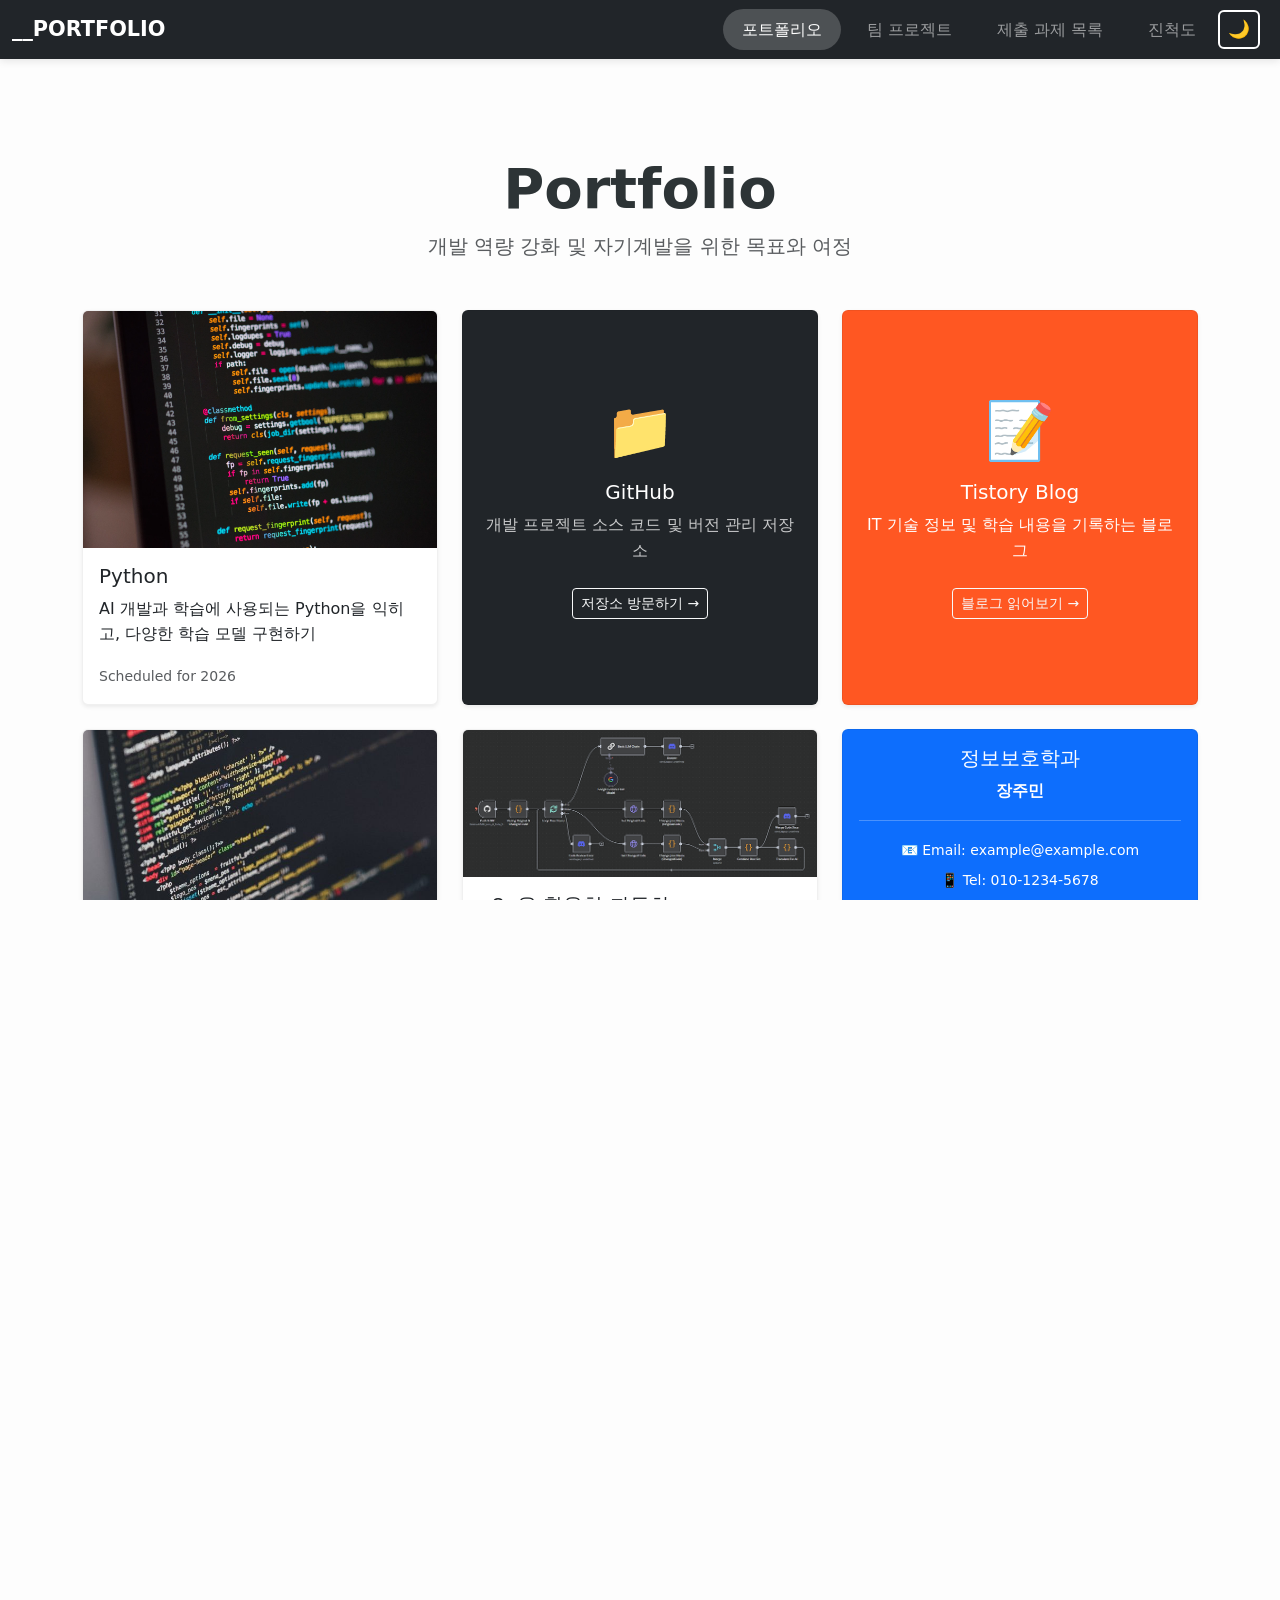
<file: index.html>
<!DOCTYPE html>
<html lang="ko">
<head>
    <meta charset="UTF-8">
    <meta name="viewport" content="width=device-width, initial-scale=1.0">
    <title>💻Portfolio💻</title>
    
    <link href="https://cdn.jsdelivr.net/npm/bootstrap@5.3.3/dist/css/bootstrap.min.css" rel="stylesheet">
    <link rel="stylesheet" href="main.css">
</head>
<body>

<!-- 네비게이션 바 -->
<nav class="navbar navbar-expand-lg navbar-dark bg-dark sticky-top" id="navbar">
  <div class="container-fluid">
    <a class="navbar-brand" href="index.html">__PORTFOLIO</a>
    
    <div class="d-flex align-items-center order-lg-last">
      <!-- 다크모드 토글 버튼 (모바일에서도 보이도록 위치 조정) -->
      <button class="btn btn-outline-light me-2" id="themeToggle" title="테마 전환">
        <span class="theme-icon">🌙</span>
      </button>
      
      <button class="navbar-toggler" type="button" data-bs-toggle="collapse" data-bs-target="#navbarSupportedContent" aria-controls="navbarSupportedContent" aria-expanded="false" aria-label="Toggle navigation">
        <span class="navbar-toggler-icon"></span>
      </button>
    </div>

    <div class="collapse navbar-collapse" id="navbarSupportedContent">
      <ul class="navbar-nav ms-auto mb-2 mb-lg-0">
        <li class="nav-item">
          <a class="nav-link active" href="index.html">포트폴리오</a>
        </li>

        <li class="nav-item">
          <a class="nav-link" href="Team.html">팀 프로젝트</a>
        </li>
        <li class="nav-item">
          <a class="nav-link" href="HomeWork.html">제출 과제 목록</a>
        </li>
        <li class="nav-item">
          <a class="nav-link" href="Lab.html">진척도</a>
        </li>
      </ul>
    </div>
  </div>
</nav>

<!-- 메인 콘텐츠 -->
<main class="container-fluid py-5">
  <div class="text-center my-5" style="margin-top: 25vh;">
    <h1 class="display-4 fw-bold fade-in">Portfolio</h1>
    <p class="lead text-muted fade-in">개발 역량 강화 및 자기계발을 위한 목표와 여정</p>
  </div>
  
  <div class="container">
    <div class="row g-4">
      <!-- 파이썬 카드 -->
      <div class="col-md-6 col-lg-4 fade-in-up">
        <div class="card h-100 shadow-sm hover-card">
          <img src="img/image_EXjswNR.png" class="card-img-top" alt="Python">
          <div class="card-body">
            <h5 class="card-title">Python</h5>
            <p class="card-text">AI 개발과 학습에 사용되는 Python을 익히고, 다양한 학습 모델 구현하기</p>
            <p class="card-text"><small class="text-muted">Scheduled for 2026</small></p>
          </div>
        </div>
      </div>

      <!-- GitHub 카드 -->
      <div class="col-md-6 col-lg-4 fade-in-up">
        <a href="https://github.com/wpdl42" target="_blank" class="text-decoration-none text-dark">
          <div class="card h-100 shadow-sm hover-card bg-dark text-white">
            <div class="card-body d-flex flex-column justify-content-center align-items-center text-center">
              <h2 class="display-4 mb-3">📁</h2>
              <h5 class="card-title">GitHub</h5>
              <p class="card-text opacity-75">개발 프로젝트 소스 코드 및 버전 관리 저장소</p>
              <span class="btn btn-outline-light btn-sm mt-2">저장소 방문하기 →</span>
            </div>
          </div>
        </a>
      </div>

      <!-- Blog 카드 -->
      <div class="col-md-6 col-lg-4 fade-in-up">
        <a href="https://it-bookmark.tistory.com/" target="_blank" class="text-decoration-none text-dark">
          <div class="card h-100 shadow-sm hover-card" style="background-color: #ff5722; color: white;">
            <div class="card-body d-flex flex-column justify-content-center align-items-center text-center">
              <h2 class="display-4 mb-3">📝</h2>
              <h5 class="card-title">Tistory Blog</h5>
              <p class="card-text opacity-90">IT 기술 정보 및 학습 내용을 기록하는 블로그</p>
              <span class="btn btn-outline-light btn-sm mt-2">블로그 읽어보기 →</span>
            </div>
          </div>
        </a>
      </div>

      <!-- 웹 프로그래밍 카드 -->
      <div class="col-md-6 col-lg-4 fade-in-up">
        <div class="card h-100 shadow-sm hover-card">
          <img src="img/웹프.jpeg" class="card-img-top" alt="웹 프로그래밍">
          <div class="card-body">
            <h5 class="card-title">Web Programming</h5>
            <p class="card-text">Web Programming 능력 향상을 위한 개인 포트폴리오 사이트 제작</p>
            <p class="card-text"><small class="text-muted">Learning...</small></p>
          </div>
        </div>
      </div>

      <!-- n8n 카드 -->
      <div class="col-md-6 col-lg-4 fade-in-up">
        <div class="card h-100 shadow-sm hover-card">
          <img src="img/n8n.png" class="card-img-top" alt="n8n">
          <div class="card-body">
            <h5 class="card-title">n8n을 활용한 자동화</h5>
            <p class="card-text">다양한 앱과 서비스를 하나로 연결해 반복적인 업무를 자동으로 처리해 주는 노드 기반 워크플로우 자동화 구현하기</p>
            <p class="card-text"><small class="text-muted">Scheduled for 2027</small></p>
          </div>
        </div>
      </div>

      <!-- 개인정보 카드 -->
      <div class="col-md-6 col-lg-4 fade-in-up">
        <div class="card h-100 shadow-sm bg-primary text-white hover-card">
          <div class="card-body text-center">
            <h5 class="card-title">정보보호학과</h5>
            <p class="card-text fw-bold">장주민</p>
            <hr class="bg-white">
            <p class="card-text mb-1">
              <small>📧 Email: example@example.com</small>
            </p>
            <p class="card-text">
              <small>📱 Tel: 010-1234-5678</small>
            </p>
          </div>
        </div>
      </div>

      <!-- 발자취 카드 -->
      <div class="col-md-6 col-lg-4 fade-in-up">
        <div class="card h-100 shadow-sm hover-card">
          <div class="card-body">
            <h5 class="card-title">연혁</h5>
            <ul class="list-unstyled">
              <li>📅 2023 - 중부대학교 입학</li>
              <li>📅 2024 - 휴학</li>
              <li>📅 2026 - 복학</li>
              <li>📅 2026 - 스펙업 진행중...</li>
            </ul>
            <p class="card-text mt-3"><small class="text-muted">개인 활동</small></p>
            <ul class="list-unstyled">
              <li>🏢 2019 - GTQ 1급</li>
              <li>🏢 2024 - 컴활 2급</li>
              <li>🚧 2026 - 리눅스 마스터 2급 예정</li>
            </ul>
          </div>
        </div>
      </div>

      <!-- 보안 카드 -->
      <div class="col-md-6 col-lg-4 fade-in-up">
        <div class="card h-100 shadow-sm hover-card">
          <img src="img/보안.jpg" class="card-img-top" alt="보안">
          <div class="card-body text-center">
            <h5 class="card-title">학습완료 기술 목록</h5>
            <p class="card-text">만들기</p>
            <p class="card-text"><small class="text-muted">Scheduled for 2030</small></p>
          </div>
        </div>
      </div>

      <!-- 리눅스 카드 -->
      <div class="col-md-6 col-lg-4 fade-in-up">
        <div class="card h-100 shadow-sm hover-card">
          <img src="img/리눅스.jpg" class="card-img-top" alt="리눅스">
          <div class="card-body">
            <h5 class="card-title">Linux</h5>
            <p class="card-text">Linux 명령어와 서버 구동 및 보호를 위한 지식 탐색</p>
            <p class="card-text"><small class="text-muted">Learning...</small></p>
          </div>
        </div>
      </div>
    </div>
  </div>
</main>

<!-- 상단 이동 버튼. 근데 작동 안함.. 왜일까? -->
<button id="scrollTopBtn" class="scroll-top-btn" title="상단으로 이동">
  ⬆️
</button>

<!-- 푸터 -->
<footer class="bg-dark text-light text-center py-4 mt-5">
  <div class="container">
    <p>&copy; 2026 포트폴리오 웹. All rights reserved.</p>
  </div>
</footer>

<script src="https://cdn.jsdelivr.net/npm/bootstrap@5.3.3/dist/js/bootstrap.bundle.min.js"></script>
<script src="theme.js"></script>
<script src="scroll-animation.js"></script>

</body>
</html>
</file>
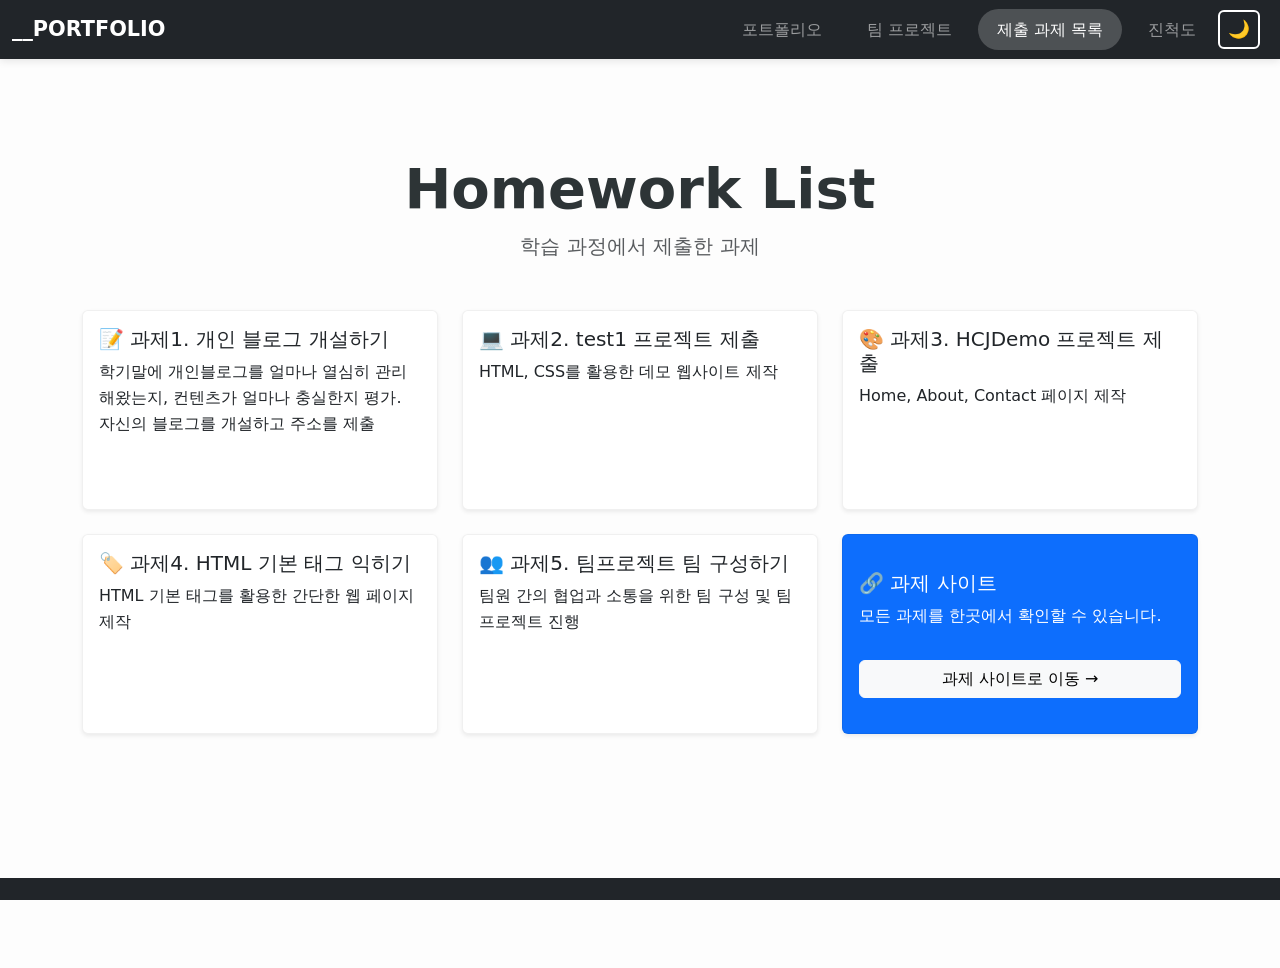
<file: HomeWork.html>
<!DOCTYPE html>
<html lang="ko">
<head>
    <meta charset="UTF-8">
    <meta name="viewport" content="width=device-width, initial-scale=1.0">
    <title>💻Portfolio💻</title>
    
    <link href="https://cdn.jsdelivr.net/npm/bootstrap@5.3.3/dist/css/bootstrap.min.css" rel="stylesheet">
    <link rel="stylesheet" href="main.css">
</head>
<body>

<!-- 네비게이션 바 -->
<nav class="navbar navbar-expand-lg navbar-dark bg-dark sticky-top" id="navbar">
  <div class="container-fluid">
    <a class="navbar-brand" href="index.html">__PORTFOLIO</a>
    
    <div class="d-flex align-items-center order-lg-last">
      <!-- 다크모드 토글 버튼 (모바일에서도 보이도록 위치 조정) -->
      <button class="btn btn-outline-light me-2" id="themeToggle" title="테마 전환">
        <span class="theme-icon">🌙</span>
      </button>
      
      <button class="navbar-toggler" type="button" data-bs-toggle="collapse" data-bs-target="#navbarSupportedContent" aria-controls="navbarSupportedContent" aria-expanded="false" aria-label="Toggle navigation">
        <span class="navbar-toggler-icon"></span>
      </button>
    </div>

    <div class="collapse navbar-collapse" id="navbarSupportedContent">
      <ul class="navbar-nav ms-auto mb-2 mb-lg-0">
        <li class="nav-item">
          <a class="nav-link" href="index.html">포트폴리오</a>
        </li>

        <li class="nav-item">
          <a class="nav-link" href="Team.html">팀 프로젝트</a>
        </li>
        <li class="nav-item">
          <a class="nav-link active" href="HomeWork.html">제출 과제 목록</a>
        </li>
        <li class="nav-item">
          <a class="nav-link" href="Lab.html">진척도</a>
        </li>
      </ul>
    </div>
  </div>
</nav>

<!-- 메인 콘텐츠 -->
<main class="container-fluid py-5">
  <div class="text-center my-5" style="margin-top: 25vh;">
    <h1 class="display-4 fw-bold fade-in">Homework List</h1>
    <p class="lead text-muted fade-in">학습 과정에서 제출한 과제</p>
  </div>

  <div class="container">
    <!-- 과제 박스 영역 -->
    <div class="row g-4 assignment-list">
      <!-- 과제 박스 1 -->
      <div class="col-md-6 col-lg-4 fade-in-up">
        <div class="card assignment-box h-100 shadow-sm hover-card">
          <div class="card-body">
            <h5 class="card-title">📝 과제1. 개인 블로그 개설하기</h5>
            <p class="card-text">학기말에 개인블로그를 얼마나 열심히 관리해왔는지, 컨텐츠가 얼마나 충실한지 평가. 자신의 블로그를 개설하고 주소를 제출</p>
          </div>
        </div>
      </div>

      <!-- 과제 박스 2 -->
      <div class="col-md-6 col-lg-4 fade-in-up">
        <div class="card assignment-box h-100 shadow-sm hover-card">
          <div class="card-body">
            <h5 class="card-title">💻 과제2. test1 프로젝트 제출</h5>
            <p class="card-text">HTML, CSS를 활용한 데모 웹사이트 제작</p>
          </div>
        </div>
      </div>

      <!-- 과제 박스 3 -->
      <div class="col-md-6 col-lg-4 fade-in-up">
        <div class="card assignment-box h-100 shadow-sm hover-card">
          <div class="card-body">
            <h5 class="card-title">🎨 과제3. HCJDemo 프로젝트 제출</h5>
            <p class="card-text">Home, About, Contact 페이지 제작</p>
          </div>
        </div>
      </div>

      <!-- 과제 박스 4 -->
      <div class="col-md-6 col-lg-4 fade-in-up">
        <div class="card assignment-box h-100 shadow-sm hover-card">
          <div class="card-body">
            <h5 class="card-title">🏷️ 과제4. HTML 기본 태그 익히기</h5>
            <p class="card-text">HTML 기본 태그를 활용한 간단한 웹 페이지 제작</p>
          </div>
        </div>
      </div>

      <!-- 과제 박스 5 -->
      <div class="col-md-6 col-lg-4 fade-in-up">
        <div class="card assignment-box h-100 shadow-sm hover-card">
          <div class="card-body">
            <h5 class="card-title">👥 과제5. 팀프로젝트 팀 구성하기</h5>
            <p class="card-text">팀원 간의 협업과 소통을 위한 팀 구성 및 팀 프로젝트 진행</p>
          </div>
        </div>
      </div>

      <!-- 과제 사이트 링크 -->
      <div class="col-md-6 col-lg-4 fade-in-up">
        <div class="card assignment-box h-100 shadow-sm bg-primary text-white hover-card">
          <div class="card-body d-flex flex-column justify-content-center">
            <h5 class="card-title">🔗 과제 사이트</h5>
            <p class="card-text">모든 과제를 한곳에서 확인할 수 있습니다.</p>
            <a href="https://hcj1-tau.vercel.app/" target="_blank" class="btn btn-light mt-3">
              과제 사이트로 이동 →
            </a>
          </div>
        </div>
      </div>
    </div>
  </div>
</main>

<!-- 상단 이동 버튼. 작동 안함 -->
<button id="scrollTopBtn" class="scroll-top-btn" title="상단으로 이동">
  ⬆️
</button>

<!-- 푸터 -->
<footer class="bg-dark text-light text-center py-4 mt-5">
  <div class="container">
    <p>&copy; 2026 포트폴리오 웹. All rights reserved.</p>
  </div>
</footer>

<script src="https://cdn.jsdelivr.net/npm/bootstrap@5.3.3/dist/js/bootstrap.bundle.min.js"></script>
<script src="theme.js"></script>
<script src="scroll-animation.js"></script>

</body>
</html>
</file>
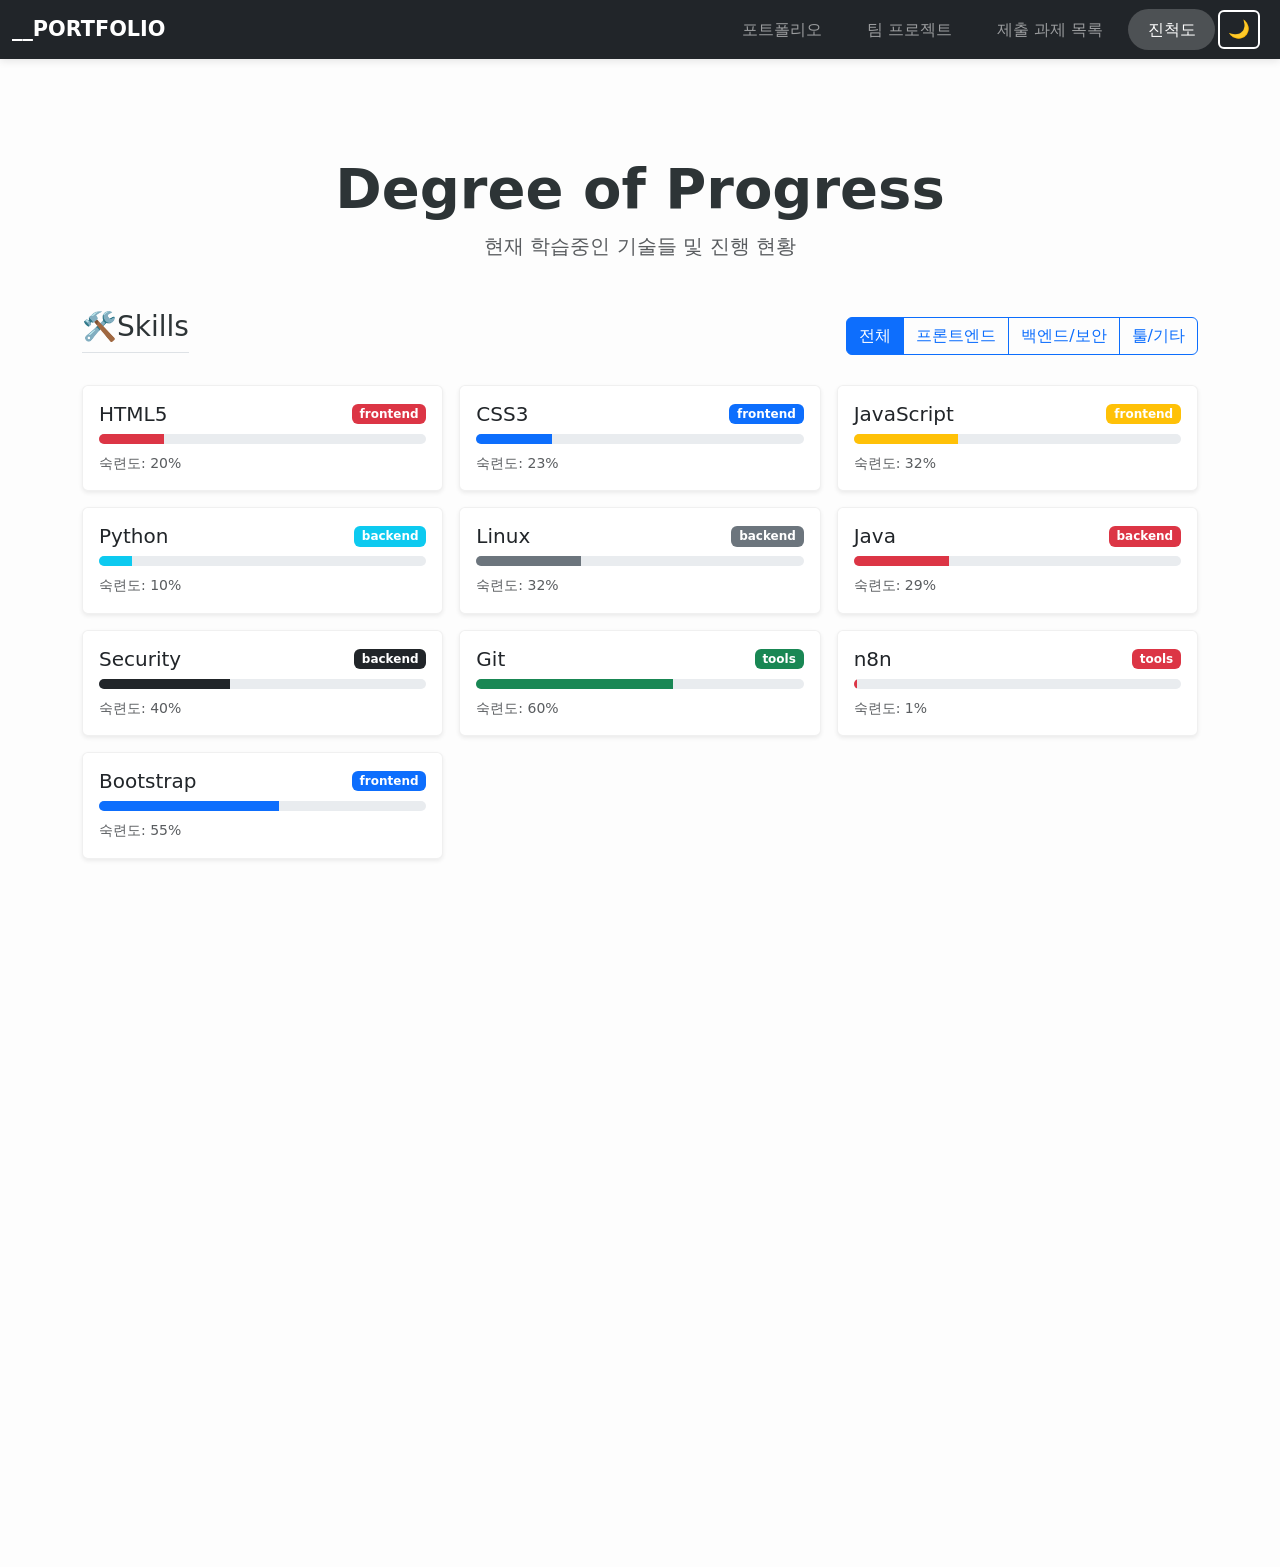
<file: Lab.html>
<!DOCTYPE html>
<html lang="ko">
<head>
    <meta charset="UTF-8">
    <meta name="viewport" content="width=device-width, initial-scale=1.0">
    <title>💻Portfolio💻</title>
    
    <link href="https://cdn.jsdelivr.net/npm/bootstrap@5.3.3/dist/css/bootstrap.min.css" rel="stylesheet">
    <link rel="stylesheet" href="main.css">
    <style>
        .skill-badge {
            transition: all 0.3s ease;
            cursor: pointer;
        }
        .skill-badge:hover {
            transform: scale(1.1);
        }
        .guestbook-item {
            border-left: 5px solid #0d6efd;
            background-color: rgba(13, 110, 253, 0.05);
            transition: all 0.4s cubic-bezier(0.165, 0.84, 0.44, 1);
        }
        .guestbook-item:hover {
            transform: translateX(10px);
            background-color: rgba(13, 110, 253, 0.1);
            box-shadow: 0 4px 12px rgba(0, 0, 0, 0.1);
        }
        body.dark-mode .guestbook-item {
            background-color: rgba(255, 255, 255, 0.05);
            border-left-color: #0d6efd;
        }
        body.dark-mode .guestbook-item:hover {
            background-color: rgba(255, 255, 255, 0.08);
            box-shadow: 0 4px 12px rgba(255, 255, 255, 0.05);
        }
        .form-control:focus {
            box-shadow: 0 0 0 0.25rem rgba(13, 110, 253, 0.25);
        }
        .card {
            transition: all 0.3s ease;
        }
        .filter-btn {
            transition: all 0.3s ease;
        }
        .filter-btn:hover {
            transform: translateY(-3px);
            box-shadow: 0 4px 8px rgba(0, 0, 0, 0.1);
        }
        .filter-btn.active {
            background-color: #0d6efd;
            color: white;
        }
        #guestbookForm button {
            transition: all 0.3s ease;
        }
        #guestbookForm button:hover {
            transform: translateY(-2px);
            box-shadow: 0 4px 8px rgba(0, 0, 0, 0.1);
        }
    </style>
</head>
<body>

<!-- 네비게이션 바 -->
<nav class="navbar navbar-expand-lg navbar-dark bg-dark sticky-top" id="navbar">
  <div class="container-fluid">
    <a class="navbar-brand" href="index.html">__PORTFOLIO</a>
    
    <div class="d-flex align-items-center order-lg-last">
      <button class="btn btn-outline-light me-2" id="themeToggle" title="테마 전환">
        <span class="theme-icon">🌙</span>
      </button>
      
      <button class="navbar-toggler" type="button" data-bs-toggle="collapse" data-bs-target="#navbarSupportedContent" aria-controls="navbarSupportedContent" aria-expanded="false" aria-label="Toggle navigation">
        <span class="navbar-toggler-icon"></span>
      </button>
    </div>

    <div class="collapse navbar-collapse" id="navbarSupportedContent">
      <ul class="navbar-nav ms-auto mb-2 mb-lg-0">
        <li class="nav-item">
          <a class="nav-link" href="index.html">포트폴리오</a>
        </li>

        <li class="nav-item">
          <a class="nav-link" href="Team.html">팀 프로젝트</a>
        </li>
        <li class="nav-item">
          <a class="nav-link" href="HomeWork.html">제출 과제 목록</a>
        </li>
        <li class="nav-item">
          <a class="nav-link active" href="Lab.html">진척도</a>
        </li>
      </ul>
    </div>
  </div>
</nav>

<!-- 메인 콘텐츠 -->
<main class="container py-5">
  <div class="text-center my-5" style="margin-top: 15vh;">
    <h1 class="display-4 fw-bold fade-in">Degree of Progress</h1>
    <p class="lead text-muted fade-in">현재 학습중인 기술들 및 진행 현황</p>
  </div>

  <!-- 섹션 1: 동적 스킬 필터링 (배열, filter, map, DOM 조작) -->
  <section class="mb-5 fade-in-up">
    <div class="d-flex justify-content-between align-items-center mb-4">
      <h2 class="h3 border-bottom pb-2">🛠️Skills</h2>
      <div id="filterButtons" class="btn-group" role="group">
        <button type="button" class="btn btn-outline-primary filter-btn active" data-filter="all">전체</button>
        <button type="button" class="btn btn-outline-primary filter-btn" data-filter="frontend">프론트엔드</button>
        <button type="button" class="btn btn-outline-primary filter-btn" data-filter="backend">백엔드/보안</button>
        <button type="button" class="btn btn-outline-primary filter-btn" data-filter="tools">툴/기타</button>
      </div>
    </div>
    <div id="skillsContainer" class="row g-3">
      <!-- JS로 동적 생성될 영역 -->
    </div>
  </section>

  <hr class="my-5">

  <!-- 섹션 2: 로컬 스토리지 방명록 (객체, 배열, LocalStorage, 이벤트 처리) -->
  <section class="fade-in-up">
    <h2 class="h3 border-bottom pb-2 mb-4">📝 Guestbook</h2>
    <div class="row">
      <!-- 입력 폼 -->
      <div class="col-lg-4 mb-4">
        <div class="card shadow-sm">
          <div class="card-body">
            <h5 class="card-title mb-3">메시지 남기기</h5>
            <form id="guestbookForm">
              <div class="mb-3">
                <label for="nickname" class="form-label">닉네임</label>
                <input type="text" class="form-control" id="nickname" required maxlength="10">
                <div class="invalid-feedback">닉네임을 입력해주세요 (최대 10자).</div>
              </div>
              <div class="mb-3">
                <label for="message" class="form-label">메시지</label>
                <textarea class="form-control" id="message" rows="3" required maxlength="50"></textarea>
                <div class="invalid-feedback">메시지를 입력해주세요 (최대 50자).</div>
              </div>
              <button type="submit" class="btn btn-primary w-100">등록하기</button>
            </form>
          </div>
        </div>
      </div>
      <!-- 목록 출력 -->
      <div class="col-lg-8">
        <div id="guestbookList" class="d-flex flex-column gap-3">
          <!-- JS로 동적 생성될 영역 -->
        </div>
      </div>
    </div>
  </section>
</main>

<!-- 상단 이동 버튼. 일단 대기.. -->
<button id="scrollTopBtn" class="scroll-top-btn" title="상단으로 이동">
  ⬆️
</button>

<!-- 푸터 -->
<footer class="bg-dark text-light text-center py-4 mt-5">
  <div class="container">
    <p>&copy; 2026 포트폴리오 웹. All rights reserved.</p>
  </div>
</footer>

<script src="https://cdn.jsdelivr.net/npm/bootstrap@5.3.3/dist/js/bootstrap.bundle.min.js"></script>
<script src="theme.js"></script>
<script src="scroll-animation.js"></script>
<script src="lab.js"></script>

</body>
</html>
</file>
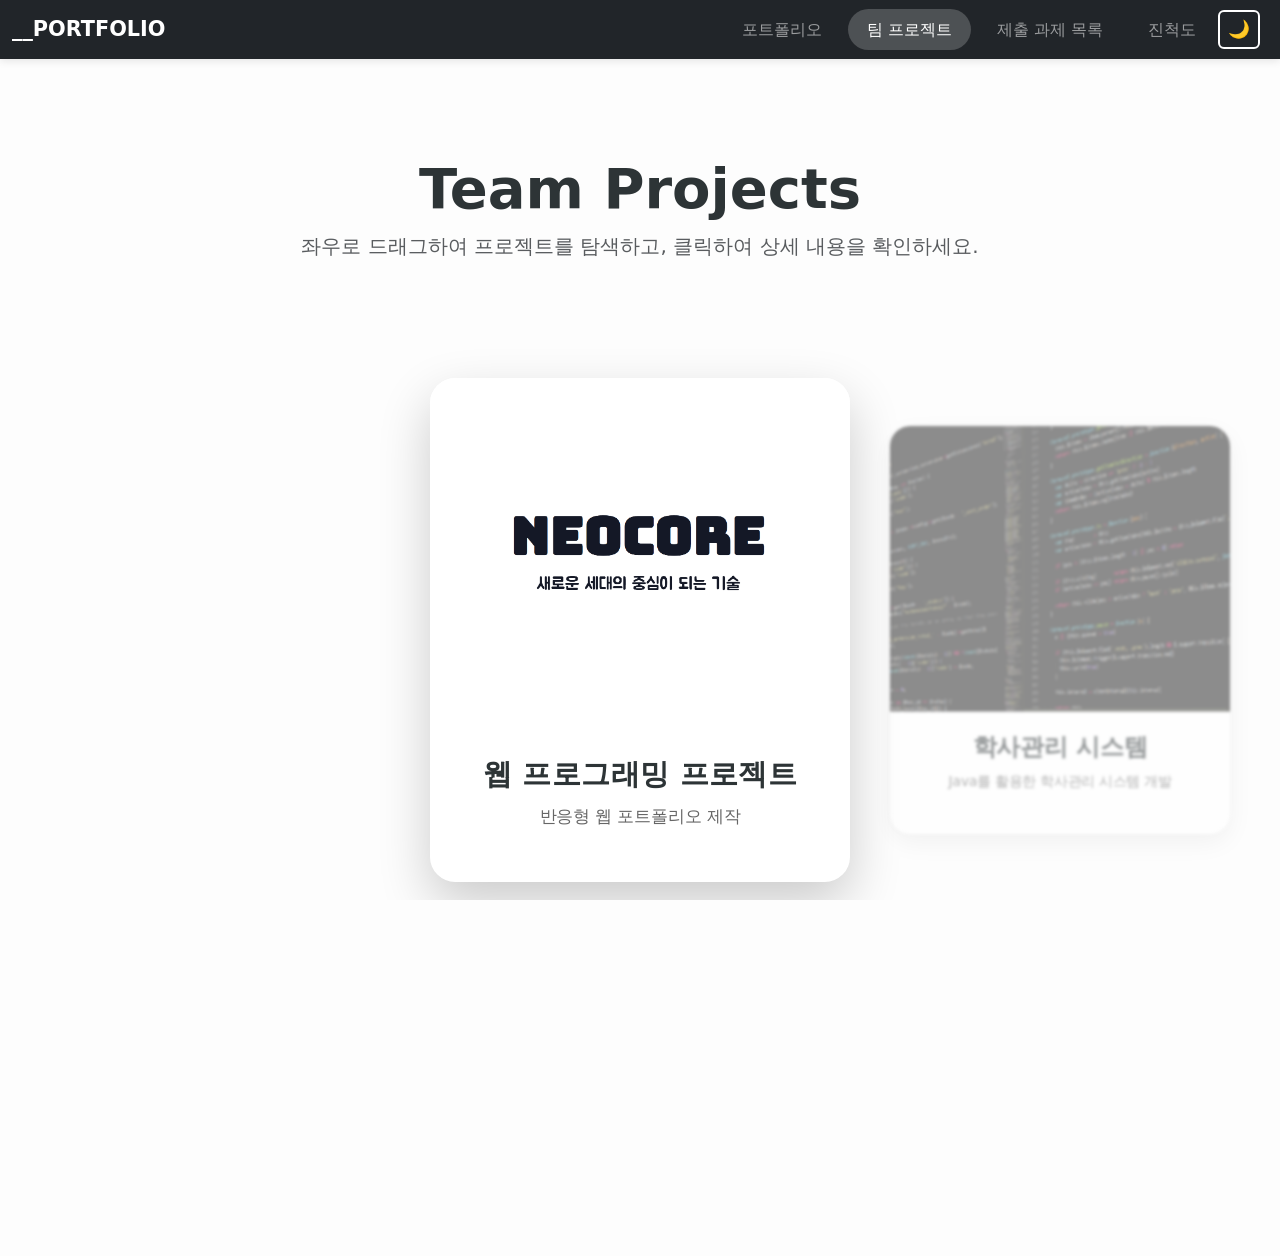
<file: Team.html>
<!DOCTYPE html>
<html lang="ko">
<head>
    <meta charset="UTF-8">
    <meta name="viewport" content="width=device-width, initial-scale=1.0">
    <title>💻Portfolio💻</title>
    
    <link href="https://cdn.jsdelivr.net/npm/bootstrap@5.3.3/dist/css/bootstrap.min.css" rel="stylesheet">
    <link rel="stylesheet" href="main.css">
    <link rel="stylesheet" href="slider.css">
</head>
<body>

<!-- 네비게이션 바 -->
<nav class="navbar navbar-expand-lg navbar-dark bg-dark sticky-top" id="navbar">
  <div class="container-fluid">
    <a class="navbar-brand" href="index.html">__PORTFOLIO</a>
    
    <div class="d-flex align-items-center order-lg-last">
      <button class="btn btn-outline-light me-2" id="themeToggle" title="테마 전환">
        <span class="theme-icon">🌙</span>
      </button>
      
      <button class="navbar-toggler" type="button" data-bs-toggle="collapse" data-bs-target="#navbarSupportedContent" aria-controls="navbarSupportedContent" aria-expanded="false" aria-label="Toggle navigation">
        <span class="navbar-toggler-icon"></span>
      </button>
    </div>

    <div class="collapse navbar-collapse" id="navbarSupportedContent">
      <ul class="navbar-nav ms-auto mb-2 mb-lg-0">
        <li class="nav-item">
          <a class="nav-link" href="index.html">포트폴리오</a>
        </li>
        <li class="nav-item">
          <a class="nav-link active" href="Team.html">팀 프로젝트</a>
        </li>
        <li class="nav-item">
          <a class="nav-link" href="HomeWork.html">제출 과제 목록</a>
        </li>
        <li class="nav-item">
          <a class="nav-link" href="Lab.html">진척도</a>
        </li>
      </ul>
    </div>
  </div>
</nav>

<!-- 메인 콘텐츠 -->
<main class="container-fluid py-5">
  <div class="text-center my-5" style="margin-top: 10vh;">
    <h1 class="display-4 fw-bold fade-in-up">Team Projects</h1>
    <p class="lead text-muted fade-in-up">좌우로 드래그하여 프로젝트를 탐색하고, 클릭하여 상세 내용을 확인하세요.</p>
  </div>

  <!-- 프로젝트 슬라이더 컨테이너 -->
  <div class="slider-wrapper fade-in-up">
    <div class="slider-container" id="sliderContainer">
      <!-- 프로젝트 1 -->
      <div class="project-card" data-project="1">
        <div class="project-image" style="background-image: url('img/NC.png');"></div>
        <div class="project-info-brief">
          <h3>웹 프로그래밍 프로젝트</h3>
          <p>반응형 웹 포트폴리오 제작</p>
        </div>
      </div>
      <!-- 프로젝트 2 -->
      <div class="project-card" data-project="2">
        <div class="project-image" style="background-image: url('img/JAVA.png');"></div>
        <div class="project-info-brief">
          <h3>학사관리 시스템</h3>
          <p>Java를 활용한 학사관리 시스템 개발</p>
        </div>
      </div>
      <!-- 프로젝트 3 -->
      <div class="project-card" data-project="3">
        <div class="project-image" style="background-image: url('img/리눅스.jpg');"></div>
        <div class="project-info-brief">
          <h3>---</h3>
          <p>미지정</p>
        </div>
      </div>
      <!-- 프로젝트 4 -->
      <div class="project-card" data-project="4">
        <div class="project-image" style="background-image: url('img/웹프.jpeg');"></div>
        <div class="project-info-brief">
          <h3>---</h3>
          <p>미지정</p>
        </div>
      </div>
    </div>
  </div>

  <!-- 상세 정보 영역 (동적 표시) -->
  <div class="container mt-5">
    <div id="projectDetail" class="detail-box shadow-lg fade-in">
      <div id="detailContent" class="p-4 p-md-5">
        <p class="text-center text-muted">프로젝트 카드를 클릭하면 상세 정보가 나타납니다.</p>
      </div>
    </div>
  </div>

  <!-- 팀원 소개 섹션 -->
  <div id="teamMembersSection" class="container mt-5 pt-5" style="display: none;">
    <div class="text-center mb-5">
      <h2 class="fw-bold">팀원 소개</h2>
      <p class="text-muted">프로젝트를 함께한 팀원들을 소개합니다.</p>
    </div>
    <div id="membersList" class="row g-4 justify-content-center">
      <!-- 팀원 카드가 여기에 동적으로 생성됨 -->
    </div>
  </div>
</main>

<!-- 상단 이동 버튼. 작동안함 -->
<button id="scrollTopBtn" class="scroll-top-btn" title="상단으로 이동">⬆️</button>

<!-- 푸터 -->
<footer class="bg-dark text-light text-center py-5 mt-5">
  <div class="container">
    <p class="mb-0 opacity-75">&copy; 2026 포트폴리오 웹. All rights reserved.</p>
  </div>
</footer>

<script src="https://cdn.jsdelivr.net/npm/bootstrap@5.3.3/dist/js/bootstrap.bundle.min.js"></script>
<script src="theme.js"></script>
<script src="scroll-animation.js"></script>
<script src="slider.js"></script>

</body>
</html>
</file>
<file: main.css>
/* ============================================
   기본 레이아웃 및 구조
   ============================================ */

html, body {
  height: 100%;
  margin: 0;
  display: flex;
  flex-direction: column;
  transition: background-color 0.3s ease, color 0.3s ease;
}

main {
  flex: 1;
}

footer {
  margin-top: auto;
}

/* 스크롤 기능은 유지하되 스크롤바만 숨기기 */
html, body {
  overflow-y: auto;
  -ms-overflow-style: none; /* IE and Edge */
  scrollbar-width: none; /* Firefox */
}

html::-webkit-scrollbar,
body::-webkit-scrollbar {
  display: none; /* Chrome, Safari, Opera */
}

/* ============================================
   다크모드 테마
   ============================================ */

:root {
  --bg-light: #fdfdfd; /* 완전한 흰색보다 부드러운 톤 */
  --bg-dark: #212529;
  --text-light: #2d3436; /* 가독성 좋은 딥 그레이 */
  --text-dark: #ffffff;
  --card-bg-light: #ffffff;
  --card-bg-dark: #343a40;
  --navbar-bg-light: #212529;
  --navbar-bg-dark: #1a1a1a;
}

body {
  background-color: var(--bg-light);
  color: var(--text-light);
  line-height: 1.6;
}

.card {
  border: 1px solid rgba(0, 0, 0, 0.06);
  background-color: var(--card-bg-light);
  transition: transform 0.3s ease, box-shadow 0.3s ease;
}

body.dark-mode {
  background-color: var(--bg-dark);
  color: var(--text-dark);
}

/* 다크모드에서 카드 스타일 */
body.dark-mode .card {
  background-color: var(--card-bg-dark);
  color: var(--text-dark);
  border-color: #495057;
}

body.dark-mode .card-text {
  color: #adb5bd;
}

body.dark-mode .text-muted {
  color: #868e96 !important;
}

body.dark-mode .navbar {
  background-color: var(--navbar-bg-dark) !important;
}

body.dark-mode .nav-link {
  color: #adb5bd !important;
  border-radius: 50px;
  padding: 0.5rem 1.2rem !important;
  transition: all 0.3s ease !important;
}

body.dark-mode .nav-link.active {
  color: #ffffff !important;
  background-color: rgba(255, 255, 255, 0.1);
}

body.dark-mode .lead {
  color: #adb5bd;
}

body.dark-mode footer {
  background-color: var(--navbar-bg-dark) !important;
}

/* ============================================
   테마 토글 버튼
   ============================================ */

#themeToggle {
  background-color: transparent !important;
  border: 2px solid #ffffff !important;
  padding: 0.25rem 0.5rem !important;
  font-size: 1.1rem;
  transition: all 0.3s ease;
  display: flex;
  align-items: center;
  justify-content: center;
}

#themeToggle:hover {
  background-color: #ffffff !important;
  color: #212529 !important;
  transform: rotate(20deg);
}

body.dark-mode #themeToggle {
  border-color: #adb5bd !important;
}

body.dark-mode #themeToggle:hover {
  background-color: #adb5bd !important;
  color: #212529 !important;
}

.theme-icon {
  display: inline-block;
  transition: transform 0.3s ease;
}

/* ============================================
   스크롤 애니메이션
   ============================================ */

/* 페이드인 애니메이션 */
@keyframes fadeIn {
  from {
    opacity: 0;
  }
  to {
    opacity: 1;
  }
}

@keyframes fadeInUp {
  from {
    opacity: 0;
    transform: translateY(30px);
  }
  to {
    opacity: 1;
    transform: translateY(0);
  }
}

.fade-in {
  animation: fadeIn 0.8s ease-in-out;
}

.fade-in-up {
  animation: fadeInUp 0.8s ease-in-out forwards;
  opacity: 0;
}

/* 스크롤 위치에 따른 애니메이션 */
.fade-in-up.visible {
  animation: fadeInUp 0.8s ease-in-out forwards;
}

/* ============================================
   카드 호버 효과
   ============================================ */

.hover-card {
  transition: all 0.3s ease;
  cursor: pointer;
}

.hover-card:hover {
  transform: translateY(-8px);
  box-shadow: 0 15px 35px rgba(0, 0, 0, 0.08) !important; /* 라이트 모드에서 더 은은한 그림자 */
}

body.dark-mode .hover-card:hover {
  box-shadow: 0 12px 24px rgba(255, 255, 255, 0.1) !important;
}

/* ============================================
   상단 이동 버튼
   ============================================ */

.scroll-top-btn {
  position: fixed;
  bottom: 30px;
  right: 30px;
  width: 50px;
  height: 50px;
  background-color: #007bff;
  color: white;
  border: none;
  border-radius: 50%;
  font-size: 1.5rem;
  cursor: pointer;
  display: none;
  opacity: 0;
  visibility: hidden;
  align-items: center;
  justify-content: center;
  box-shadow: 0 4px 12px rgba(0, 0, 0, 0.2);
  transition: all 0.3s ease;
  z-index: 9999;
}

.scroll-top-btn.show {
  display: flex;
  opacity: 1;
  visibility: visible;
}

.scroll-top-btn:hover {
  background-color: #0056b3;
  transform: translateY(-5px);
  box-shadow: 0 6px 16px rgba(0, 0, 0, 0.3);
}

.scroll-top-btn.show {
  display: flex;
}

body.dark-mode .scroll-top-btn {
  background-color: #0d6efd;
  box-shadow: 0 4px 12px rgba(255, 255, 255, 0.2);
}

body.dark-mode .scroll-top-btn:hover {
  background-color: #0a58ca;
  box-shadow: 0 6px 16px rgba(255, 255, 255, 0.3);
}

/* ============================================
   과제 박스 스타일
   ============================================ */

.assignment-box {
  min-height: 200px;
  display: flex;
  flex-direction: column;
  justify-content: space-between;
  transition: all 0.3s ease;
}

.assignment-list {
  margin-bottom: 3rem;
}

/* ============================================
   버튼 스타일
   ============================================ */

.btn-custom {
  background-color: #ffffff;
  color: #000000;
  border: 2px solid #000000;
  transition: all 0.3s ease;
  font-weight: 500;
}

.btn-custom:hover {
  background-color: #000000;
  color: #ffffff;
  transform: translateY(-2px);
  box-shadow: 0 4px 12px rgba(0, 0, 0, 0.2);
}

body.dark-mode .btn-custom {
  background-color: #343a40;
  color: #ffffff;
  border-color: #ffffff;
}

body.dark-mode .btn-custom:hover {
  background-color: #ffffff;
  color: #000000;
  box-shadow: 0 4px 12px rgba(255, 255, 255, 0.2);
}

/* ============================================
   네비게이션 바 개선
   ============================================ */

.navbar {
  box-shadow: 0 2px 8px rgba(0, 0, 0, 0.1);
  transition: all 0.3s ease;
}

.nav-link {
  border-radius: 50px;
  padding: 0.5rem 1.2rem !important;
  margin: 0 0.2rem;
  transition: all 0.3s ease;
}

.nav-link:hover {
  background-color: rgba(255, 255, 255, 0.15);
  color: #ffffff !important;
}

.nav-link.active {
  background-color: rgba(255, 255, 255, 0.2);
  color: #ffffff !important;
}

body.dark-mode .navbar {
  box-shadow: 0 2px 8px rgba(255, 255, 255, 0.05);
}

body.dark-mode .nav-link:hover {
  background-color: rgba(255, 255, 255, 0.1);
}

body.dark-mode .nav-link.active {
  background-color: rgba(255, 255, 255, 0.15);
}

.navbar-brand {
  font-weight: 600;
  font-size: 1.3rem;
  transition: all 0.3s ease;
}

.navbar-brand:hover {
  transform: scale(1.05);
}

/* ============================================
   반응형 디자인
   ============================================ */

@media (max-width: 768px) {
  .scroll-top-btn {
    bottom: 20px;
    right: 20px;
    width: 45px;
    height: 45px;
    font-size: 1.2rem;
  }

  .fade-in-up {
    animation-delay: 0.1s;
  }

  main {
    padding: 0 1rem;
  }
}

/* ============================================
   추가 유틸리티 클래스
   ============================================ */

.shadow-sm {
  box-shadow: 0 0.125rem 0.25rem rgba(0, 0, 0, 0.075) !important;
  transition: box-shadow 0.3s ease;
}

body.dark-mode .shadow-sm {
  box-shadow: 0 0.125rem 0.25rem rgba(255, 255, 255, 0.05) !important;
}

/* 부드러운 스크롤 */
html {
  scroll-behavior: smooth;
}
</file>
<file: slider.css>
/* ============================================
   팀 프로젝트 슬라이더 스타일
   ============================================ */

.slider-wrapper {
  position: relative;
  width: 100%;
  padding: 80px 0 120px 0; /* 하단 여백 대폭 확대 */
  overflow: visible; /* 잘림 방지 */
  cursor: grab;
}

.slider-wrapper:active {
  cursor: grabbing;
}

.slider-container {
  display: flex;
  gap: 20px;
  padding: 0;
  transition: transform 0.5s cubic-bezier(0.23, 1, 0.32, 1);
  will-change: transform;
  /* JS에서 중앙 정렬을 위해 동적으로 패딩을 계산하거나 transform을 조정함 */
}

.project-card {
  min-width: 400px;
  height: 480px; /* 높이 소폭 축소 */
  background-color: var(--card-bg-light);
  border-radius: 24px;
  overflow: hidden;
  box-shadow: 0 10px 30px rgba(0, 0, 0, 0.1);
  transition: all 0.5s cubic-bezier(0.23, 1, 0.32, 1);
  position: relative;
  transform: scale(0.85);
  opacity: 0.5;
  filter: blur(2px);
  user-select: none;
}

body.dark-mode .project-card {
  background-color: var(--card-bg-dark);
  box-shadow: 0 10px 30px rgba(0, 0, 0, 0.5);
}

/* 중앙에 포커스된 카드 스타일 */
.project-card.active {
  transform: scale(1.05);
  opacity: 1;
  filter: blur(0);
  box-shadow: 0 20px 50px rgba(0, 0, 0, 0.2);
  z-index: 10;
}

.project-image {
  width: 100%;
  height: 70%;
  background-size: cover;
  background-position: center;
  transition: transform 0.5s ease;
}

.project-card.active:hover .project-image {
  transform: scale(1.1);
}

.project-info-brief {
  padding: 25px;
  text-align: center;
}

.project-info-brief h3 {
  font-weight: 700;
  margin-bottom: 10px;
}

.project-info-brief p {
  color: #666;
  margin-bottom: 0;
}

body.dark-mode .project-info-brief p {
  color: #aaa;
}

/* ============================================
   상세 정보 영역 스타일
   ============================================ */

.detail-box {
  min-height: 200px;
  background-color: var(--card-bg-light);
  border-radius: 24px;
  margin-bottom: 50px;
  opacity: 0;
  transform: translateY(20px);
  transition: all 0.6s cubic-bezier(0.23, 1, 0.32, 1);
  display: none;
}

.detail-box.show {
  display: block;
  opacity: 1;
  transform: translateY(0);
}

body.dark-mode .detail-box {
  background-color: var(--card-bg-dark);
}

.detail-content-wrapper {
  animation: fadeIn 0.5s ease forwards;
}

@keyframes fadeIn {
  from { opacity: 0; transform: translateY(10px); }
  to { opacity: 1; transform: translateY(0); }
}

/* 팀원 배지 스타일 */
.member-badge {
  display: inline-block;
  padding: 5px 15px;
  background-color: #f0f0f0;
  border-radius: 20px;
  margin: 5px;
  font-size: 0.9rem;
  font-weight: 600;
  transition: all 0.2s ease;
}

body.dark-mode .member-badge {
  background-color: #333;
}

.hover-effect:hover {
  background-color: rgba(0, 123, 255, 0.08);
  transform: scale(1.02);
}

body.dark-mode .hover-effect:hover {
  background-color: rgba(255, 255, 255, 0.08);
}

/* 반응형 대응 */
@media (max-width: 768px) {
  .slider-wrapper {
    padding: 40px 0 80px 0;
  }
  .project-card {
    min-width: 85vw; /* 화면 너비의 85% 차지하여 시원하게 보임 */
    max-width: 320px;
    height: 450px;
    margin: 0; /* 마진 제거 (gap으로만 조절) */
  }
  .project-info-brief h3 {
    font-size: 1.25rem;
  }
}
</file>
